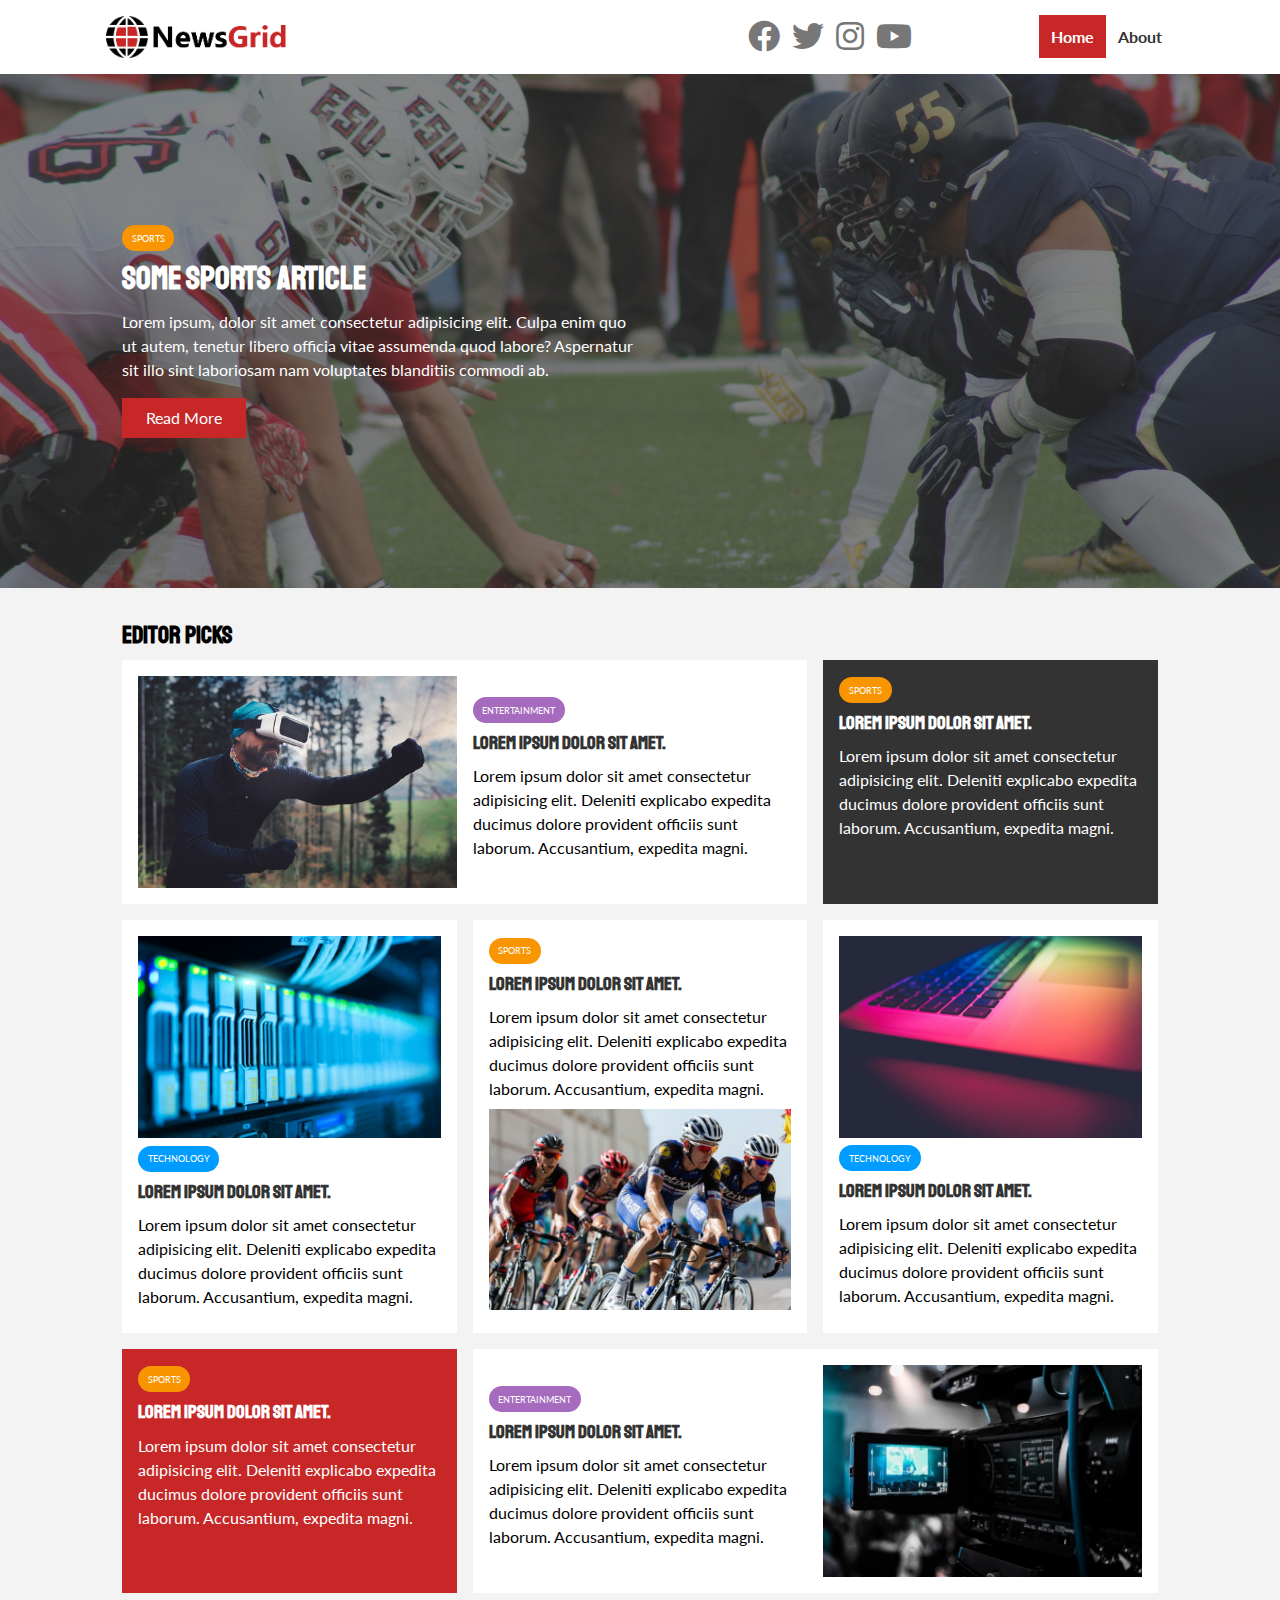
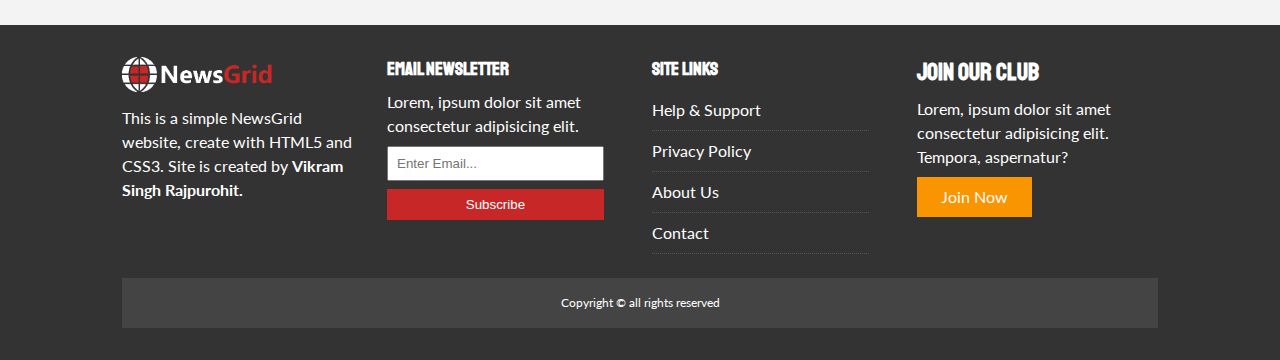
<file: index.html>
<!DOCTYPE html>
<html lang="en">
  <head>
    <meta charset="UTF-8" />
    <meta name="viewport" content="width=device-width, initial-scale=1.0" />
    <meta http-equiv="X-UA-Compatible" content="ie=edge" />
    <link rel="shortcut icon" type="image/x-icon" href="favicon.ico" />
    <link
      href="https://fonts.googleapis.com/css2?family=Lato&family=Staatliches&display=swap"
      rel="stylesheet"
    />
    <link
      rel="stylesheet"
      href="https://cdnjs.cloudflare.com/ajax/libs/font-awesome/5.11.2/css/all.min.css"
    />
    <link rel="stylesheet" href="css/style.css" />
    <link
      rel="stylesheet"
      media="screen and (max-width: 768px)"
      href="css/mobile.css"
    />
    <title>NewsGrid | Latest News</title>
  </head>
  <body>
    <!-- Navbar  -->
    <nav id="main-nav">
      <div class="container">
        <img src="img/logo.png" alt="NewsGrid" class="logo" />
        <div class="social">
          <a href="http://facebook.com" target="_blank"
            ><i class="fab fa-facebook fa-2x"></i
          ></a>
          <a href="http://twitter.com" target="_blank"
            ><i class="fab fa-twitter fa-2x"></i
          ></a>
          <a href="http://instagram.com" target="_blank"
            ><i class="fab fa-instagram fa-2x"></i
          ></a>
          <a href="http://youtube.com" target="_blank"
            ><i class="fab fa-youtube fa-2x"></i
          ></a>
        </div>
        <ul>
          <li><a class="current" href="index.html">Home</a></li>
          <li><a href="about.html">About</a></li>
        </ul>
      </div>
    </nav>

    <!-- Showcase  -->
    <header id="showcase">
      <div class="container">
        <div class="showcase-container">
          <div class="showcase-content">
            <div class="category category-sports">Sports</div>
            <h1>Some Sports Article</h1>
            <p>
              Lorem ipsum, dolor sit amet consectetur adipisicing elit. Culpa
              enim quo ut autem, tenetur libero officia vitae assumenda quod
              labore? Aspernatur sit illo sint laboriosam nam voluptates
              blanditiis commodi ab.
            </p>
            <a href="article.html" class="btn btn-primary">Read More</a>
          </div>
        </div>
      </div>
    </header>

    <!-- Home Articles  -->
    <section id="home-articles" class="py-2">
      <div class="container">
        <h2>Editor Picks</h2>
        <div class="articles-container">
          <article class="card">
            <img src="img/articles/ent1.jpg" alt="" />
            <div>
              <div class="category category-ent">Entertainment</div>
              <h3>
                <a href="article.html">Lorem ipsum dolor sit amet.</a>
              </h3>
              <p>
                Lorem ipsum dolor sit amet consectetur adipisicing elit.
                Deleniti explicabo expedita ducimus dolore provident officiis
                sunt laborum. Accusantium, expedita magni.
              </p>
            </div>
          </article>
          <article class="card bg-dark">
            <div class="category category-sports">sports</div>
            <h3>
              <a href="article.html">Lorem ipsum dolor sit amet.</a>
            </h3>
            <p>
              Lorem ipsum dolor sit amet consectetur adipisicing elit. Deleniti
              explicabo expedita ducimus dolore provident officiis sunt laborum.
              Accusantium, expedita magni.
            </p>
          </article>
          <article class="card">
            <img src="img/articles/tech1.jpg" alt="" />
            <div class="category category-tech">Technology</div>
            <h3>
              <a href="article.html">Lorem ipsum dolor sit amet.</a>
            </h3>
            <p>
              Lorem ipsum dolor sit amet consectetur adipisicing elit. Deleniti
              explicabo expedita ducimus dolore provident officiis sunt laborum.
              Accusantium, expedita magni.
            </p>
          </article>
          <article class="card">
            <div class="category category-sports">Sports</div>
            <h3>
              <a href="article.html">Lorem ipsum dolor sit amet.</a>
            </h3>
            <p>
              Lorem ipsum dolor sit amet consectetur adipisicing elit. Deleniti
              explicabo expedita ducimus dolore provident officiis sunt laborum.
              Accusantium, expedita magni.
            </p>
            <img src="img/articles/sports1.jpg" alt="" />
          </article>
          <article class="card">
            <img src="img/articles/tech2.jpg" alt="" />
            <div class="category category-tech">Technology</div>
            <h3>
              <a href="article.html">Lorem ipsum dolor sit amet.</a>
            </h3>
            <p>
              Lorem ipsum dolor sit amet consectetur adipisicing elit. Deleniti
              explicabo expedita ducimus dolore provident officiis sunt laborum.
              Accusantium, expedita magni.
            </p>
          </article>
          <article class="card bg-primary">
            <div class="category category-sports">sports</div>
            <h3>
              <a href="article.html">Lorem ipsum dolor sit amet.</a>
            </h3>
            <p>
              Lorem ipsum dolor sit amet consectetur adipisicing elit. Deleniti
              explicabo expedita ducimus dolore provident officiis sunt laborum.
              Accusantium, expedita magni.
            </p>
          </article>
          <article class="card">
            <div>
              <div class="category category-ent">Entertainment</div>
              <h3>
                <a href="article.html">Lorem ipsum dolor sit amet.</a>
              </h3>
              <p>
                Lorem ipsum dolor sit amet consectetur adipisicing elit.
                Deleniti explicabo expedita ducimus dolore provident officiis
                sunt laborum. Accusantium, expedita magni.
              </p>
            </div>
            <img src="img/articles/ent2.jpg" alt="" />
          </article>
        </div>
      </div>
    </section>

    <!-- Footer  -->
    <footer id="main-footer" class="py-2">
      <div class="container footer-container">
        <div>
          <img src="img/logo_light.png" alt="NewsGrid" />
          <p>
            This is a simple NewsGrid website, create with HTML5 and CSS3. Site
            is created by <strong>Vikram Singh Rajpurohit.</strong>
          </p>
        </div>
        <div>
          <h3>Email Newsletter</h3>
          <p>Lorem, ipsum dolor sit amet consectetur adipisicing elit.</p>
          <form name="contact" method="POST" data-netlify="true">
            <input type="email" name="email" placeholder="Enter Email..." />
            <input type="submit" value="Subscribe" class="btn btn-primary" />
          </form>
        </div>
        <div>
          <h3>Site Links</h3>
          <ul class="list">
            <li><a href="#">Help & Support</a></li>
            <li><a href="#">Privacy Policy</a></li>
            <li><a href="#">About Us</a></li>
            <li><a href="#">Contact</a></li>
          </ul>
        </div>
        <div>
          <h2>Join Our Club</h2>
          <p>
            Lorem, ipsum dolor sit amet consectetur adipisicing elit. Tempora,
            aspernatur?
          </p>
          <a href="" class="btn btn-secondary">Join Now</a>
        </div>
        <div>
          <p>Copyright &copy; all rights reserved</p>
        </div>
      </div>
    </footer>
  </body>
</html>
</file>
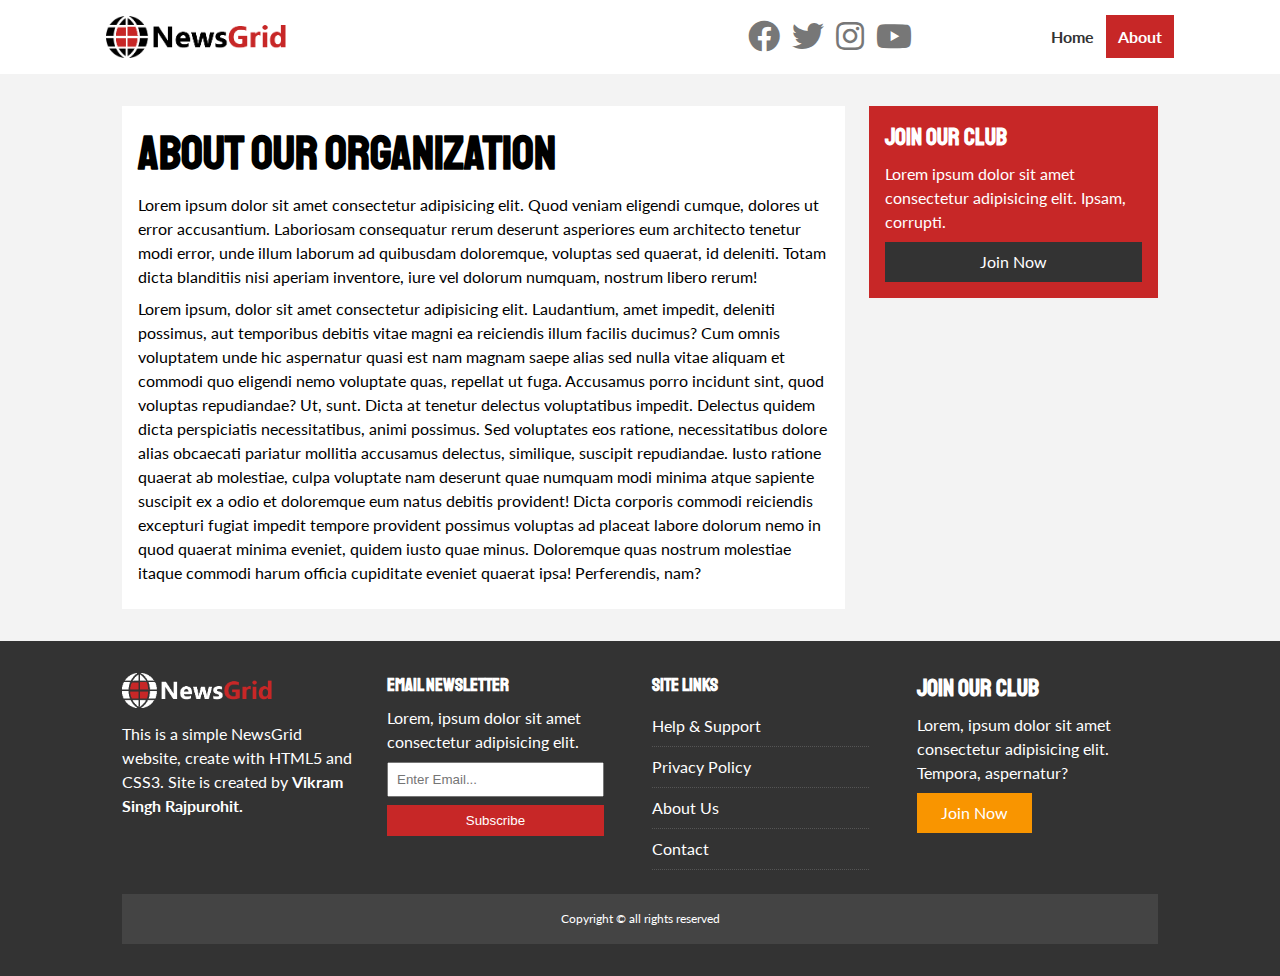
<file: about.html>
<!DOCTYPE html>
<html lang="en">
  <head>
    <meta charset="UTF-8" />
    <meta name="viewport" content="width=device-width, initial-scale=1.0" />
    <meta http-equiv="X-UA-Compatible" content="ie=edge" />
    <link rel="shortcut icon" type="image/x-icon" href="favicon.ico" />
    <link
      href="https://fonts.googleapis.com/css2?family=Lato&family=Staatliches&display=swap"
      rel="stylesheet"
    />
    <link
      rel="stylesheet"
      href="https://cdnjs.cloudflare.com/ajax/libs/font-awesome/5.11.2/css/all.min.css"
    />
    <link rel="stylesheet" href="css/style.css" />
    <link
      rel="stylesheet"
      media="screen and (max-width: 768px)"
      href="css/mobile.css"
    />
    <title>NewsGrid | About</title>
  </head>
  <body>
    <!-- Navbar  -->
    <nav id="main-nav">
      <div class="container">
        <img src="img/logo.png" alt="NewsGrid" class="logo" />
        <div class="social">
          <a href="http://facebook.com" target="_blank"
            ><i class="fab fa-facebook fa-2x"></i
          ></a>
          <a href="http://twitter.com" target="_blank"
            ><i class="fab fa-twitter fa-2x"></i
          ></a>
          <a href="http://instagram.com" target="_blank"
            ><i class="fab fa-instagram fa-2x"></i
          ></a>
          <a href="http://youtube.com" target="_blank"
            ><i class="fab fa-youtube fa-2x"></i
          ></a>
        </div>
        <ul>
          <li><a href="index.html">Home</a></li>
          <li><a class="current" href="about.html">About</a></li>
        </ul>
      </div>
    </nav>

    <section id="about">
      <div class="container">
        <div class="page-container">
          <article class="card">
            <h1 class="l-heading">
              About Our Organization
            </h1>
            <p>
              Lorem ipsum dolor sit amet consectetur adipisicing elit. Quod
              veniam eligendi cumque, dolores ut error accusantium. Laboriosam
              consequatur rerum deserunt asperiores eum architecto tenetur modi
              error, unde illum laborum ad quibusdam doloremque, voluptas sed
              quaerat, id deleniti. Totam dicta blanditiis nisi aperiam
              inventore, iure vel dolorum numquam, nostrum libero rerum!
            </p>
            <p>
              Lorem ipsum, dolor sit amet consectetur adipisicing elit.
              Laudantium, amet impedit, deleniti possimus, aut temporibus
              debitis vitae magni ea reiciendis illum facilis ducimus? Cum omnis
              voluptatem unde hic aspernatur quasi est nam magnam saepe alias
              sed nulla vitae aliquam et commodi quo eligendi nemo voluptate
              quas, repellat ut fuga. Accusamus porro incidunt sint, quod
              voluptas repudiandae? Ut, sunt. Dicta at tenetur delectus
              voluptatibus impedit. Delectus quidem dicta perspiciatis
              necessitatibus, animi possimus. Sed voluptates eos ratione,
              necessitatibus dolore alias obcaecati pariatur mollitia accusamus
              delectus, similique, suscipit repudiandae. Iusto ratione quaerat
              ab molestiae, culpa voluptate nam deserunt quae numquam modi
              minima atque sapiente suscipit ex a odio et doloremque eum natus
              debitis provident! Dicta corporis commodi reiciendis excepturi
              fugiat impedit tempore provident possimus voluptas ad placeat
              labore dolorum nemo in quod quaerat minima eveniet, quidem iusto
              quae minus. Doloremque quas nostrum molestiae itaque commodi harum
              officia cupiditate eveniet quaerat ipsa! Perferendis, nam?
            </p>
          </article>
          <aside class="card bg-primary">
            <h2>Join Our Club</h2>
            <p>
              Lorem ipsum dolor sit amet consectetur adipisicing elit. Ipsam,
              corrupti.
            </p>
            <a href="" class="btn btn-dark btn-block">Join Now</a>
          </aside>
        </div>
      </div>
    </section>

    <!-- Footer  -->
    <footer id="main-footer" class="py-2">
      <div class="container footer-container">
        <div>
          <img src="img/logo_light.png" alt="NewsGrid" />
          <p>
            This is a simple NewsGrid website, create with HTML5 and CSS3. Site
            is created by <strong>Vikram Singh Rajpurohit.</strong>
          </p>
        </div>
        <div>
          <h3>Email Newsletter</h3>
          <p>Lorem, ipsum dolor sit amet consectetur adipisicing elit.</p>
          <form name="contact" method="POST" data-netlify="true">
            <input type="email" name="email" placeholder="Enter Email..." />
            <input type="submit" value="Subscribe" class="btn btn-primary" />
          </form>
        </div>
        <div>
          <h3>Site Links</h3>
          <ul class="list">
            <li><a href="#">Help & Support</a></li>
            <li><a href="#">Privacy Policy</a></li>
            <li><a href="#">About Us</a></li>
            <li><a href="#">Contact</a></li>
          </ul>
        </div>
        <div>
          <h2>Join Our Club</h2>
          <p>
            Lorem, ipsum dolor sit amet consectetur adipisicing elit. Tempora,
            aspernatur?
          </p>
          <a href="" class="btn btn-secondary">Join Now</a>
        </div>
        <div>
          <p>Copyright &copy; all rights reserved</p>
        </div>
      </div>
    </footer>
  </body>
</html>
</file>
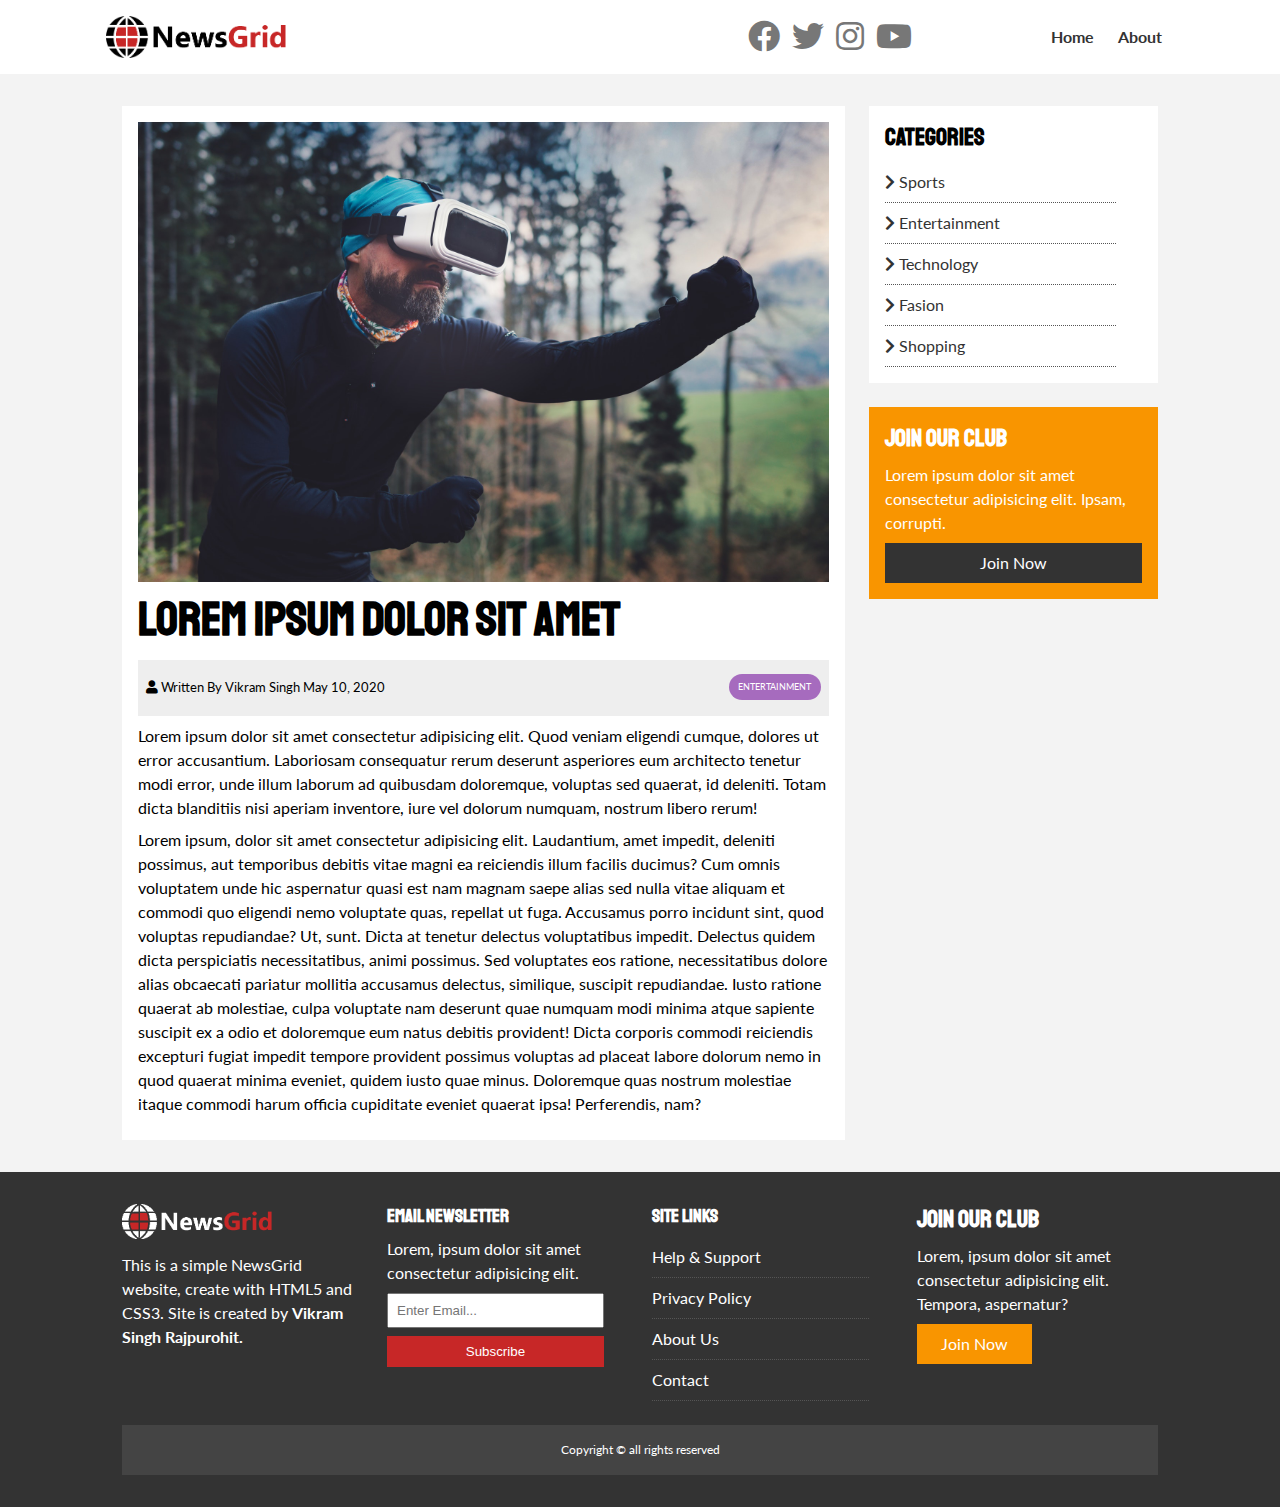
<file: article.html>
<!DOCTYPE html>
<html lang="en">
  <head>
    <meta charset="UTF-8" />
    <meta name="viewport" content="width=device-width, initial-scale=1.0" />
    <meta http-equiv="X-UA-Compatible" content="ie=edge" />
    <link rel="shortcut icon" type="image/x-icon" href="favicon.ico" />
    <link
      href="https://fonts.googleapis.com/css2?family=Lato&family=Staatliches&display=swap"
      rel="stylesheet"
    />
    <link
      rel="stylesheet"
      href="https://cdnjs.cloudflare.com/ajax/libs/font-awesome/5.11.2/css/all.min.css"
    />
    <link rel="stylesheet" href="css/style.css" />
    <link
      rel="stylesheet"
      media="screen and (max-width: 768px)"
      href="css/mobile.css"
    />
    <title>NewsGrid | Latest News</title>
  </head>
  <body>
    <!-- Navbar  -->
    <nav id="main-nav">
      <div class="container">
        <img src="img/logo.png" alt="NewsGrid" class="logo" />
        <div class="social">
          <a href="http://facebook.com" target="_blank"
            ><i class="fab fa-facebook fa-2x"></i
          ></a>
          <a href="http://twitter.com" target="_blank"
            ><i class="fab fa-twitter fa-2x"></i
          ></a>
          <a href="http://instagram.com" target="_blank"
            ><i class="fab fa-instagram fa-2x"></i
          ></a>
          <a href="http://youtube.com" target="_blank"
            ><i class="fab fa-youtube fa-2x"></i
          ></a>
        </div>
        <ul>
          <li><a href="index.html">Home</a></li>
          <li><a href="about.html">About</a></li>
        </ul>
      </div>
    </nav>

    <section id="article">
      <div class="container">
        <div class="page-container">
          <article class="card">
            <img src="img/articles/ent1.jpg" alt="" />
            <h1 class="l-heading">
              Lorem ipsum dolor sit amet
            </h1>
            <div class="meta">
              <small>
                <i class="fas fa-user"></i> Written By Vikram Singh May 10, 2020
              </small>
              <div class="category category-ent">Entertainment</div>
            </div>
            <p>
              Lorem ipsum dolor sit amet consectetur adipisicing elit. Quod
              veniam eligendi cumque, dolores ut error accusantium. Laboriosam
              consequatur rerum deserunt asperiores eum architecto tenetur modi
              error, unde illum laborum ad quibusdam doloremque, voluptas sed
              quaerat, id deleniti. Totam dicta blanditiis nisi aperiam
              inventore, iure vel dolorum numquam, nostrum libero rerum!
            </p>
            <p>
              Lorem ipsum, dolor sit amet consectetur adipisicing elit.
              Laudantium, amet impedit, deleniti possimus, aut temporibus
              debitis vitae magni ea reiciendis illum facilis ducimus? Cum omnis
              voluptatem unde hic aspernatur quasi est nam magnam saepe alias
              sed nulla vitae aliquam et commodi quo eligendi nemo voluptate
              quas, repellat ut fuga. Accusamus porro incidunt sint, quod
              voluptas repudiandae? Ut, sunt. Dicta at tenetur delectus
              voluptatibus impedit. Delectus quidem dicta perspiciatis
              necessitatibus, animi possimus. Sed voluptates eos ratione,
              necessitatibus dolore alias obcaecati pariatur mollitia accusamus
              delectus, similique, suscipit repudiandae. Iusto ratione quaerat
              ab molestiae, culpa voluptate nam deserunt quae numquam modi
              minima atque sapiente suscipit ex a odio et doloremque eum natus
              debitis provident! Dicta corporis commodi reiciendis excepturi
              fugiat impedit tempore provident possimus voluptas ad placeat
              labore dolorum nemo in quod quaerat minima eveniet, quidem iusto
              quae minus. Doloremque quas nostrum molestiae itaque commodi harum
              officia cupiditate eveniet quaerat ipsa! Perferendis, nam?
            </p>
          </article>

          <aside id="categories" class="card">
            <h2>Categories</h2>
            <ul class="list">
              <li>
                <a href="#"><i class="fas fa-chevron-right"></i> Sports</a>
              </li>
              <li>
                <a href="#"
                  ><i class="fas fa-chevron-right"></i> Entertainment</a
                >
              </li>
              <li>
                <a href="#"><i class="fas fa-chevron-right"></i> Technology</a>
              </li>
              <li>
                <a href="#"><i class="fas fa-chevron-right"></i> Fasion</a>
              </li>
              <li>
                <a href="#"><i class="fas fa-chevron-right"></i> Shopping</a>
              </li>
            </ul>
          </aside>

          <aside class="card bg-secondary">
            <h2>Join Our Club</h2>
            <p>
              Lorem ipsum dolor sit amet consectetur adipisicing elit. Ipsam,
              corrupti.
            </p>
            <a href="" class="btn btn-dark btn-block">Join Now</a>
          </aside>
        </div>
      </div>
    </section>

    <!-- Footer  -->
    <footer id="main-footer" class="py-2">
      <div class="container footer-container">
        <div>
          <img src="img/logo_light.png" alt="NewsGrid" />
          <p>
            This is a simple NewsGrid website, create with HTML5 and CSS3. Site
            is created by <strong>Vikram Singh Rajpurohit.</strong>
          </p>
        </div>
        <div>
          <h3>Email Newsletter</h3>
          <p>Lorem, ipsum dolor sit amet consectetur adipisicing elit.</p>
          <form name="contact" method="POST" data-netlify="true">
            <input type="email" name="email" placeholder="Enter Email..." />
            <input type="submit" value="Subscribe" class="btn btn-primary" />
          </form>
        </div>
        <div>
          <h3>Site Links</h3>
          <ul class="list">
            <li><a href="#">Help & Support</a></li>
            <li><a href="#">Privacy Policy</a></li>
            <li><a href="#">About Us</a></li>
            <li><a href="#">Contact</a></li>
          </ul>
        </div>
        <div>
          <h2>Join Our Club</h2>
          <p>
            Lorem, ipsum dolor sit amet consectetur adipisicing elit. Tempora,
            aspernatur?
          </p>
          <a href="" class="btn btn-secondary">Join Now</a>
        </div>
        <div>
          <p>Copyright &copy; all rights reserved</p>
        </div>
      </div>
    </footer>
  </body>
</html>
</file>
<file: css/style.css>
:root {
  --primary-color: #c72727;
  --secondary-color: #f99500;
  --light-color: #f3f3f3;
  --dark-color: #333;
  --max-width: 1100px;
}

.category {
  --sports-color: #f99500;
  --ent-color: #a66bbe;
  --tech-color: #009cff;
}

* {
  margin: 0;
  padding: 0;
  box-sizing: border-box;
}

body {
  font-family: "Lato", sans-serif;
  line-height: 1.5;
  background: var(--light-color);
}

a {
  color: var(--dark-color);
  text-decoration: none;
}

ul {
  list-style: none;
}

p {
  margin: 0.5rem 0;
}

img {
  width: 100%;
}

h1,
h2,
h3,
h4,
h5,
h6 {
  font-family: "Staatliches", cursive;
  margin-bottom: 0.55rem;
  line-height: 1.3;
}

/* Utility  */
.container {
  max-width: var(--max-width);
  margin: auto;
  padding: 0 2rem;
  overflow: hidden;
}

.category {
  display: inline-block;
  color: #fff;
  font-size: 0.55rem;
  text-transform: uppercase;
  padding: 0.4rem 0.6rem;
  border-radius: 15px;
  margin-bottom: 0.5rem;
}

.category-sports {
  background-color: var(--sports-color);
}

.category-ent {
  background-color: var(--ent-color);
}
.category-tech {
  background-color: var(--tech-color);
}

.btn {
  display: inline-block;
  border: none;
  background: var(--dark-color);
  color: #fff;
  padding: 0.5rem 1.5rem;
}

.btn-light {
  background: var(--light-color);
}

.btn-primary {
  background: var(--primary-color);
}

.btn-secondary {
  background: var(--secondary-color);
}

.btn:hover {
  opacity: 0.9;
}

.btn-block {
  display: block;
  width: 100%;
  text-align: center;
}

.card {
  background: #fff;
  padding: 1rem;
}

.bg-dark {
  background: var(--dark-color);
  color: #fff;
}

.bg-primary {
  background: var(--primary-color);
  color: #fff;
}

.bg-secondary {
  background: var(--secondary-color);
  color: #fff;
}

.bg-dark h1,
.bg-dark h2,
.bg-dark h3,
.bg-dark a,
.bg-primary h1,
.bg-primary h2,
.bg-primary h3,
.bg-primary a,
.bg-secondary h1,
.bg-secondary h2,
.bg-secondary h3,
.bg-secondary a {
  color: #fff;
}

.py-1 {
  padding: 1.5rem 0;
}

.py-2 {
  padding: 2rem 0;
}

.py-3 {
  padding: 3rem 0;
}

.p-1 {
  padding: 1.5rem;
}

.p-2 {
  padding: 2rem;
}

.p-3 {
  padding: 3rem;
}

.l-heading {
  font-size: 3rem;
}

.list li {
  padding: 0.5rem 0;
  border-bottom: #555 dotted 1px;
  width: 90%;
}

.list li a:hover {
  color: var(--primary-color) !important;
}

/* Inner page grid container  */
.page-container {
  display: grid;
  grid-template-columns: 5fr 2fr;
  margin: 2rem 0;
  grid-gap: 1.5rem;
}

.page-container > *:first-child {
  grid-row: 1 / span 3;
}

/* Navigation  */
#main-nav {
  background: #fff;
  position: sticky;
  top: 0;
  z-index: 2;
}

#main-nav .container {
  display: grid;
  grid-template-columns: 6fr 3fr 2fr;
  padding: 1rem;
  align-items: center;
}

#main-nav .logo {
  width: 180px;
}

#main-nav ul {
  justify-self: end;
  display: flex;
}

#main-nav ul li a {
  padding: 0.75rem;
  font-weight: bold;
}

#main-nav ul li a.current {
  background: var(--primary-color);
  color: #fff;
}

#main-nav ul li a:hover {
  background: var(--light-color);
  color: var(--dark-color);
}

#main-nav .social {
  justify-self: center;
}

#main-nav .social i {
  color: #777;
  margin-right: 0.5rem;
}

/* Showcase  */
#showcase {
  color: #fff;
  background: #333;
  padding: 2rem;
  position: relative;
}

#showcase::before {
  content: "";
  background: url("../img/featured.jpg") no-repeat center center/cover;
  position: absolute;
  top: 0;
  left: 0;
  width: 100%;
  height: 100%;
  opacity: 0.4;
}

#showcase .showcase-container {
  display: grid;
  grid-template-columns: repeat(2, 1fr);
  justify-content: center;
  align-items: center;
  height: 50vh;
}

#showcase .showcase-content {
  z-index: 1;
}

#showcase .showcase-content p {
  margin-bottom: 1rem;
}

/* Homepage Articles  */
#home-articles .articles-container {
  display: grid;
  grid-template-columns: repeat(3, 1fr);
  grid-gap: 1rem;
}

#home-articles .articles-container > *:first-child,
#home-articles .articles-container > *:last-child {
  display: grid;
  grid-template-columns: repeat(2, 1fr);
  grid-gap: 1rem;
  align-items: center;
  grid-column: 1 / span 2;
}

#home-articles .articles-container > *:last-child {
  grid-column: 2 / span 2;
}

#article .meta {
  display: flex;
  justify-content: space-between;
  align-items: center;
  background: #eee;
  padding: 0.5rem;
}

#article .meta .category {
  margin-top: 0.4rem;
}

/* Footer  */
#main-footer {
  background: var(--dark-color);
  color: #fff;
}

#main-footer img {
  width: 150px;
}

#main-footer a {
  color: #fff;
}

#main-footer .footer-container {
  display: grid;
  grid-template-columns: repeat(4, 1fr);
  grid-gap: 1.5rem;
}

#main-footer .footer-container > *:last-child {
  background: #444;
  grid-column: 1 / span 4;
  padding: 0.5rem;
  text-align: center;
  font-size: 0.75rem;
}

#main-footer .footer-container input[type="email"] {
  width: 90%;
  padding: 0.5rem;
  margin-bottom: 0.5rem;
}

#main-footer .footer-container input[type="submit"] {
  width: 90%;
}
</file>
<file: css/mobile.css>
/* Navigation  */
#main-nav .social {
  display: none;
}

#main-nav .container {
  grid-template-columns: 1fr;
  grid-gap: 1.2rem;
}

#main-nav ul,
#main-nav .logo {
  justify-self: center;
}

#main-nav ul li a {
  padding: 0.5rem;
}

#home-articles .articles-container {
  grid-template-columns: repeat(2, 1fr);
}

#home-articles .articles-container > *:first-child,
#home-articles .articles-container > *:last-child {
  grid-template-columns: 1fr;
  grid-column: 1;
}

@media (max-width: 600px) {
  /* Stack Grid Items  */
  #showcase .showcase-container,
  #home-articles .articles-container,
  #main-footer .footer-container {
    grid-template-columns: 1fr;
  }

  #main-footer .footer-container > *:last-child {
    grid-column: 1;
  }

  #main-footer .footer-container > *:first-child,
  #main-footer .footer-container > *:nth-child(2) {
    border-bottom: #444 dotted 1px;
    padding-bottom: 1rem;
  }

  .page-container {
    grid-template-columns: 1fr;
    text-align: center;
  }

  .page-container > *:first-child {
    grid-row: 1;
  }

  .l-heading {
    font-size: 2rem;
  }
}
</file>
